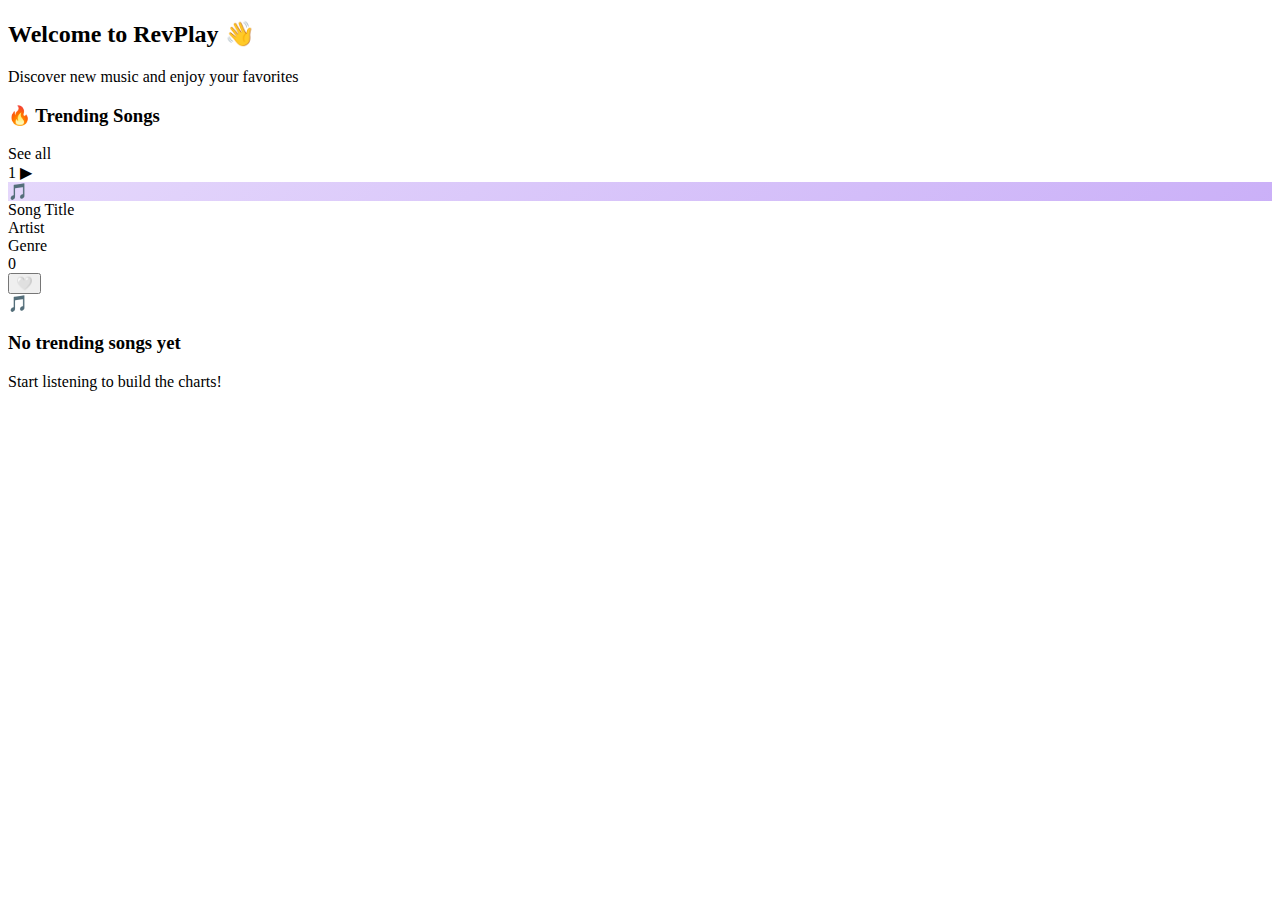
<file: src/main/resources/templates/index.html>
<!DOCTYPE html>
<html xmlns:th="http://www.thymeleaf.org">

<head th:replace="~{fragments :: head('RevPlay - Home')}"></head>

<body>
    <div id="app-page" class="app-layout">
        <aside th:replace="~{fragments :: sidebar('home')}"></aside>

        <main class="main-content">
            <div th:replace="~{fragments :: topbar}"></div>

            <div class="content-area animate-in" id="content-area">
                <div class="page-header">
                    <div>
                        <h2>Welcome to RevPlay 👋</h2>
                        <p class="subtitle">Discover new music and enjoy your favorites</p>
                    </div>
                </div>

                <div class="section-header">
                    <h3>🔥 Trending Songs</h3>
                    <a th:href="@{/songs}">See all</a>
                </div>

                <div th:if="${trendingSongs != null and !trendingSongs.isEmpty()}" class="song-list">
                    <div th:each="song, iter : ${trendingSongs}" class="song-row song-playable"
                        th:data-id="${song.songId}" th:data-title="${song.title}" th:data-artist="${song.artistName}"
                        th:data-url="${song.fileUrl}">
                        <div>
                            <span class="num" th:text="${iter.index + 1}">1</span>
                            <span class="play-icon">▶</span>
                        </div>
                        <div class="song-info">
                            <div class="song-thumb" style="background:linear-gradient(135deg, #7c3aed33, #7c3aed66)">🎵
                            </div>
                            <div class="song-details">
                                <div class="song-title" th:text="${song.title}">Song Title</div>
                                <div class="song-artist" th:text="${song.artistName ?: 'Unknown Artist'}">Artist</div>
                            </div>
                        </div>
                        <div class="song-album" th:text="${song.genreName ?: '-'}">Genre</div>
                        <div class="song-duration" th:text="${song.durationSeconds}">0</div>
                        <div class="song-actions" onclick="event.stopPropagation()">
                            <button class="song-action-btn" title="Favorite">🤍</button>
                        </div>
                    </div>
                </div>
                <div th:if="${trendingSongs == null or trendingSongs.isEmpty()}" class="empty-state">
                    <span class="icon">🎵</span>
                    <h3>No trending songs yet</h3>
                    <p>Start listening to build the charts!</p>
                </div>
            </div>
        </main>

        <div th:replace="~{fragments :: player}"></div>
    </div>

    <div th:replace="~{fragments :: modal}"></div>
    <div th:replace="~{fragments :: toast}"></div>
    <div th:replace="~{fragments :: scripts}"></div>

    <script>
        // Attach click handlers to song rows via data attributes
        document.querySelectorAll('.song-playable').forEach(row => {
            row.addEventListener('click', function () {
                const id = this.dataset.id;
                const title = this.dataset.title || 'Unknown';
                const artist = this.dataset.artist || 'Unknown Artist';
                const url = this.dataset.url || '';
                playSongFromModel(id, title, artist, url);
            });
        });
    </script>
</body>

</html>
</file>
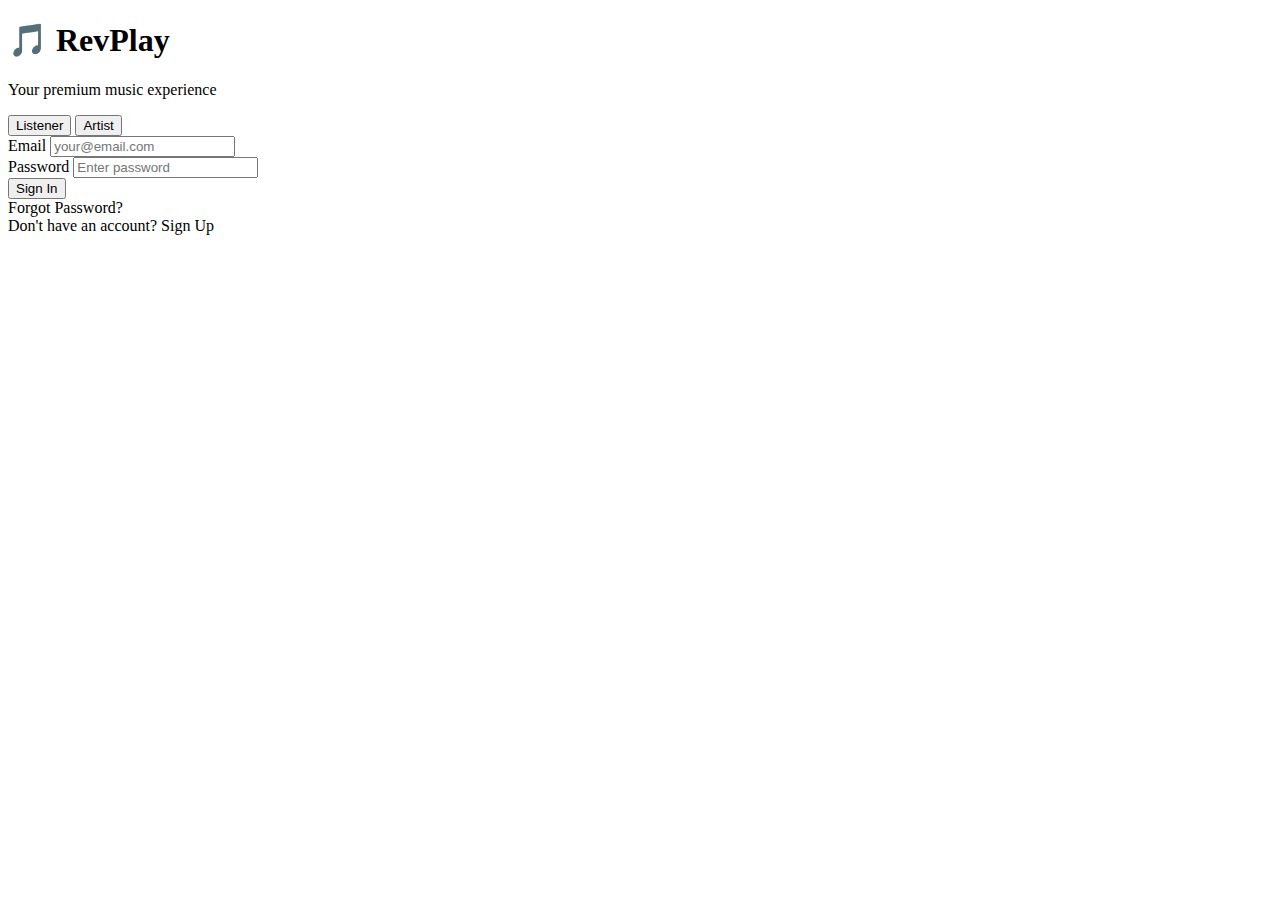
<file: src/main/resources/templates/login.html>
<!DOCTYPE html>
<html xmlns:th="http://www.thymeleaf.org">

<head th:replace="~{fragments :: head('RevPlay - Login')}"></head>

<body>
    <div id="auth-page" class="auth-container">
        <div class="auth-card">
            <h1>🎵 RevPlay</h1>
            <p class="subtitle">Your premium music experience</p>

            <div class="auth-tabs" th:style="${param.portal != null ? 'display:none' : ''}">
                <button class="auth-tab active" onclick="switchAuthType('user')">Listener</button>
                <button class="auth-tab" onclick="switchAuthType('artist')">Artist</button>
            </div>

            <div id="error-msg" class="error-msg"></div>
            <div id="success-msg" class="success-msg"></div>

            <!-- LOGIN FORM -->
            <form id="login-form" onsubmit="handleLogin(event)">
                <div class="form-group">
                    <label>Email</label>
                    <input type="email" id="login-email" required placeholder="your@email.com">
                </div>
                <div class="form-group">
                    <label>Password</label>
                    <input type="password" id="login-password" required placeholder="Enter password">
                </div>
                <button type="submit" class="btn btn-primary">Sign In</button>
                <div class="auth-link">
                    <a onclick="showForgotPassword()">Forgot Password?</a>
                </div>
                <div class="auth-link">
                    Don't have an account? <a th:href="@{/register(role=${param.role}, portal=${param.portal})}">Sign
                        Up</a>
                </div>
            </form>

            <!-- FORGOT PASSWORD FORM -->
            <form id="forgot-form" style="display:none" onsubmit="handleForgotPassword(event)">
                <div class="form-group">
                    <label>Email</label>
                    <input type="email" id="forgot-email" placeholder="your@email.com">
                </div>
                <div id="security-q-container" style="display:none">
                    <div class="form-group">
                        <label id="security-q-label">Security Question</label>
                        <input type="text" id="forgot-answer" placeholder="Your answer">
                    </div>
                    <div class="form-group">
                        <label>New Password</label>
                        <input type="password" id="forgot-new-pass" placeholder="New password">
                    </div>
                </div>
                <button type="submit" class="btn btn-primary" id="forgot-btn">Get Security Question</button>
                <div class="auth-link">
                    <a onclick="toggleAuthForm('login')">Back to Login</a>
                </div>
            </form>
        </div>
    </div>

    <div th:replace="~{fragments :: scripts}"></div>
    <script>
        // Ensure auth type is set on load
        window.onload = () => {
            // Initial check
            if (localStorage.getItem('userId') || localStorage.getItem('artistId')) {
                window.location.href = '/home';
            }

            // Check for role param from welcome page
            const params = new URLSearchParams(window.location.search);
            const role = params.get('role');
            if (role === 'artist') {
                switchAuthType('artist');
            } else if (role === 'user') {
                switchAuthType('user');
            }
        };
    </script>
</body>

</html>
</file>
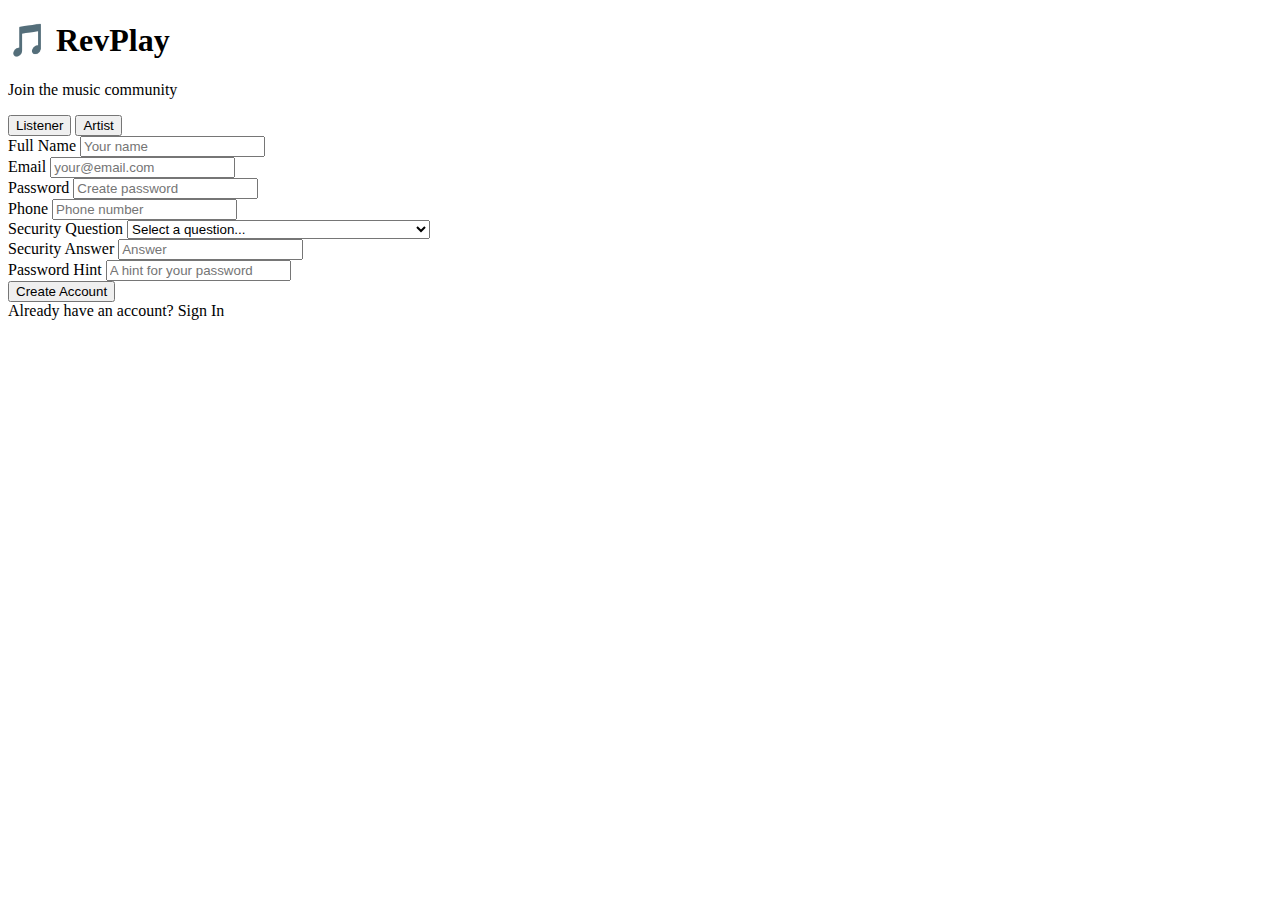
<file: src/main/resources/templates/register.html>
<!DOCTYPE html>
<html xmlns:th="http://www.thymeleaf.org">

<head th:replace="~{fragments :: head('RevPlay - Register')}"></head>

<body>
    <div id="auth-page" class="auth-container">
        <div class="auth-card">
            <h1>🎵 RevPlay</h1>
            <p class="subtitle">Join the music community</p>

            <div class="auth-tabs" th:style="${param.portal != null ? 'display:none' : ''}">
                <button class="auth-tab active" onclick="switchAuthType('user')">Listener</button>
                <button class="auth-tab" onclick="switchAuthType('artist')">Artist</button>
            </div>

            <div id="error-msg" class="error-msg"></div>
            <div id="success-msg" class="success-msg"></div>

            <!-- REGISTER FORM -->
            <form id="register-form" onsubmit="handleRegister(event)">
                <div id="user-register-fields">
                    <div class="form-group">
                        <label>Full Name</label>
                        <input type="text" id="reg-name" placeholder="Your name">
                    </div>
                    <div class="form-group">
                        <label>Email</label>
                        <input type="email" id="reg-email" placeholder="your@email.com">
                    </div>
                    <div class="form-group">
                        <label>Password</label>
                        <input type="password" id="reg-password" placeholder="Create password">
                    </div>
                    <div class="form-group">
                        <label>Phone</label>
                        <input type="text" id="reg-phone" placeholder="Phone number">
                    </div>
                    <div class="form-group">
                        <label>Security Question</label>
                        <select id="reg-security-q">
                            <option value="" disabled selected>Select a question...</option>
                            <option value="What is your mother's maiden name?">What is your mother's maiden name?
                            </option>
                            <option value="What was the name of your first pet?">What was the name of your first pet?
                            </option>
                            <option value="What is the name of the street you grew up on?">What is the name of the
                                street you grew up on?</option>
                            <option value="What is your favorite book?">What is your favorite book?</option>
                            <option value="What is your favorite color?">What is your favorite color?</option>
                        </select>
                    </div>
                    <div class="form-group">
                        <label>Security Answer</label>
                        <input type="text" id="reg-security-a" placeholder="Answer">
                    </div>
                    <div class="form-group">
                        <label>Password Hint</label>
                        <input type="text" id="reg-hint" placeholder="A hint for your password">
                    </div>
                </div>

                <div id="artist-register-fields" style="display:none">
                    <div class="form-group">
                        <label>Stage Name</label>
                        <input type="text" id="reg-stagename" placeholder="Your stage name">
                    </div>
                    <div class="form-group">
                        <label>Email</label>
                        <input type="email" id="reg-artist-email" placeholder="your@email.com">
                    </div>
                    <div class="form-group">
                        <label>Password</label>
                        <input type="password" id="reg-artist-password" placeholder="Create password">
                    </div>
                    <div class="form-group">
                        <label>Genre</label>
                        <input type="text" id="reg-genre" placeholder="e.g. Pop, Rock, Hip-Hop">
                    </div>
                    <div class="form-group">
                        <label>Bio</label>
                        <textarea id="reg-bio" placeholder="Tell listeners about yourself..."></textarea>
                    </div>
                    <div class="form-group">
                        <label>Instagram Link</label>
                        <input type="url" id="reg-instagram" placeholder="https://instagram.com/yourprofile">
                    </div>
                    <div class="form-group">
                        <label>YouTube Link</label>
                        <input type="url" id="reg-youtube" placeholder="https://youtube.com/yourchannel">
                    </div>
                    <div class="form-group">
                        <label>Spotify Link</label>
                        <input type="url" id="reg-spotify" placeholder="https://spotify.com/artist/yourid">
                    </div>
                    <div class="form-group">
                        <label>Security Question</label>
                        <select id="reg-artist-security-q">
                            <option value="" disabled selected>Select a question...</option>
                            <option value="What is your mother's maiden name?">What is your mother's maiden name?
                            </option>
                            <option value="What was the name of your first pet?">What was the name of your first pet?
                            </option>
                            <option value="What is the name of the street you grew up on?">What is the name of the
                                street you grew up on?</option>
                            <option value="What is your favorite book?">What is your favorite book?</option>
                            <option value="What is your favorite color?">What is your favorite color?</option>
                        </select>
                    </div>
                    <div class="form-group">
                        <label>Security Answer</label>
                        <input type="text" id="reg-artist-security-a" placeholder="Answer">
                    </div>
                    <div class="form-group">
                        <label>Password Hint</label>
                        <input type="text" id="reg-artist-hint" placeholder="A hint for your password">
                    </div>
                </div>

                <button type="submit" class="btn btn-primary">Create Account</button>
                <div class="auth-link">
                    Already have an account? <a th:href="@{/login(role=${param.role}, portal=${param.portal})}">Sign
                        In</a>
                </div>
            </form>
        </div>
    </div>

    <div th:replace="~{fragments :: scripts}"></div>
    <script>
        window.onload = () => {
            const params = new URLSearchParams(window.location.search);
            const role = params.get('role');
            if (role === 'artist') {
                switchAuthType('artist');
            } else if (role === 'user') {
                switchAuthType('user');
            }
        };
    </script>
</body>

</html>
</file>
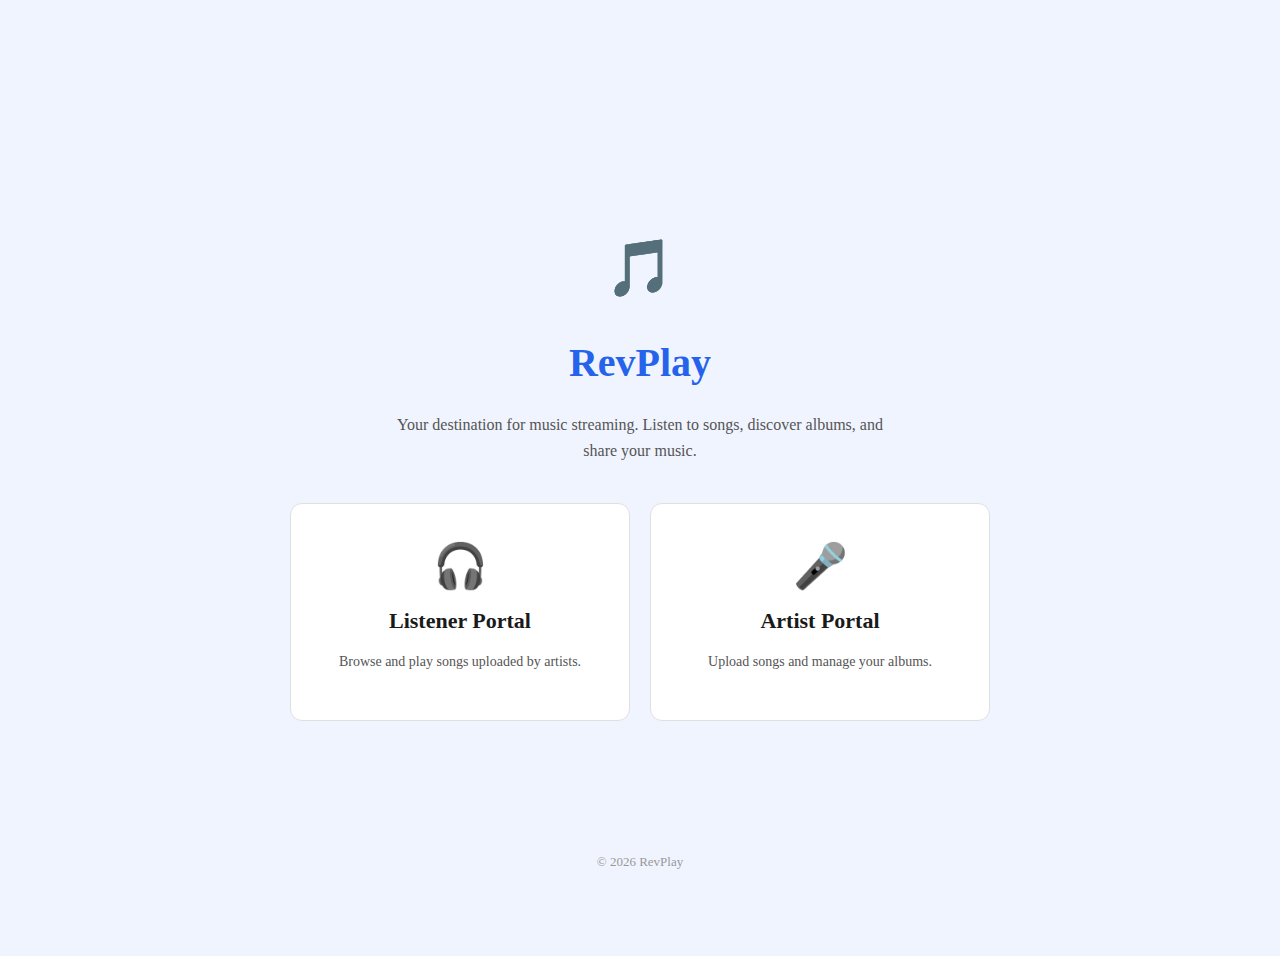
<file: src/main/resources/templates/welcome.html>
<!DOCTYPE html>
<html xmlns:th="http://www.thymeleaf.org">

<head th:replace="~{fragments :: head('Welcome to RevPlay')}"></head>

<style>
    .welcome-page {
        height: 100vh;
        display: flex;
        flex-direction: column;
        align-items: center;
        justify-content: center;
        background: #f0f4ff;
        text-align: center;
        padding: 20px;
    }

    .welcome-logo {
        font-size: 56px;
        margin-bottom: 12px;
    }

    .welcome-title {
        font-size: 40px;
        font-weight: 700;
        margin-bottom: 10px;
        color: #2563eb;
    }

    .welcome-subtitle {
        font-size: 16px;
        color: #555;
        max-width: 500px;
        margin-bottom: 40px;
        line-height: 1.6;
    }

    .portal-grid {
        display: grid;
        grid-template-columns: repeat(2, 1fr);
        gap: 20px;
        width: 100%;
        max-width: 700px;
    }

    .portal-card {
        background: #ffffff;
        border: 1px solid #e0e0e0;
        border-radius: 12px;
        padding: 36px;
        cursor: pointer;
        transition: all 0.2s ease;
        display: flex;
        flex-direction: column;
        align-items: center;
        text-decoration: none;
        color: inherit;
    }

    .portal-card:hover {
        border-color: #2563eb;
        box-shadow: 0 4px 16px rgba(37, 99, 235, 0.12);
    }

    .portal-icon {
        font-size: 44px;
        margin-bottom: 16px;
    }

    .portal-name {
        font-size: 22px;
        font-weight: 700;
        margin-bottom: 6px;
        color: #1a1a1a;
    }

    .portal-desc {
        font-size: 14px;
        color: #555;
    }

    .welcome-footer {
        position: absolute;
        bottom: 30px;
        color: #999;
        font-size: 13px;
    }

    @media (max-width: 600px) {
        .portal-grid {
            grid-template-columns: 1fr;
        }

        .welcome-title {
            font-size: 28px;
        }
    }
</style>

<body class="welcome-page">
    <div class="welcome-logo">🎵</div>
    <h1 class="welcome-title">RevPlay</h1>
    <p class="welcome-subtitle">Your destination for music streaming. Listen to songs, discover albums, and share your
        music.</p>

    <div class="portal-grid">
        <a th:href="@{/login(role='user',portal='true')}" class="portal-card">
            <div class="portal-icon">🎧</div>
            <div class="portal-name">Listener Portal</div>
            <p class="portal-desc">Browse and play songs uploaded by artists.</p>
        </a>
        <a th:href="@{/login(role='artist',portal='true')}" class="portal-card">
            <div class="portal-icon">🎤</div>
            <div class="portal-name">Artist Portal</div>
            <p class="portal-desc">Upload songs and manage your albums.</p>
        </a>
    </div>

    <div class="welcome-footer">
        &copy; 2026 RevPlay
    </div>

    <div th:replace="~{fragments :: scripts}"></div>
</body>

</html>
</file>
